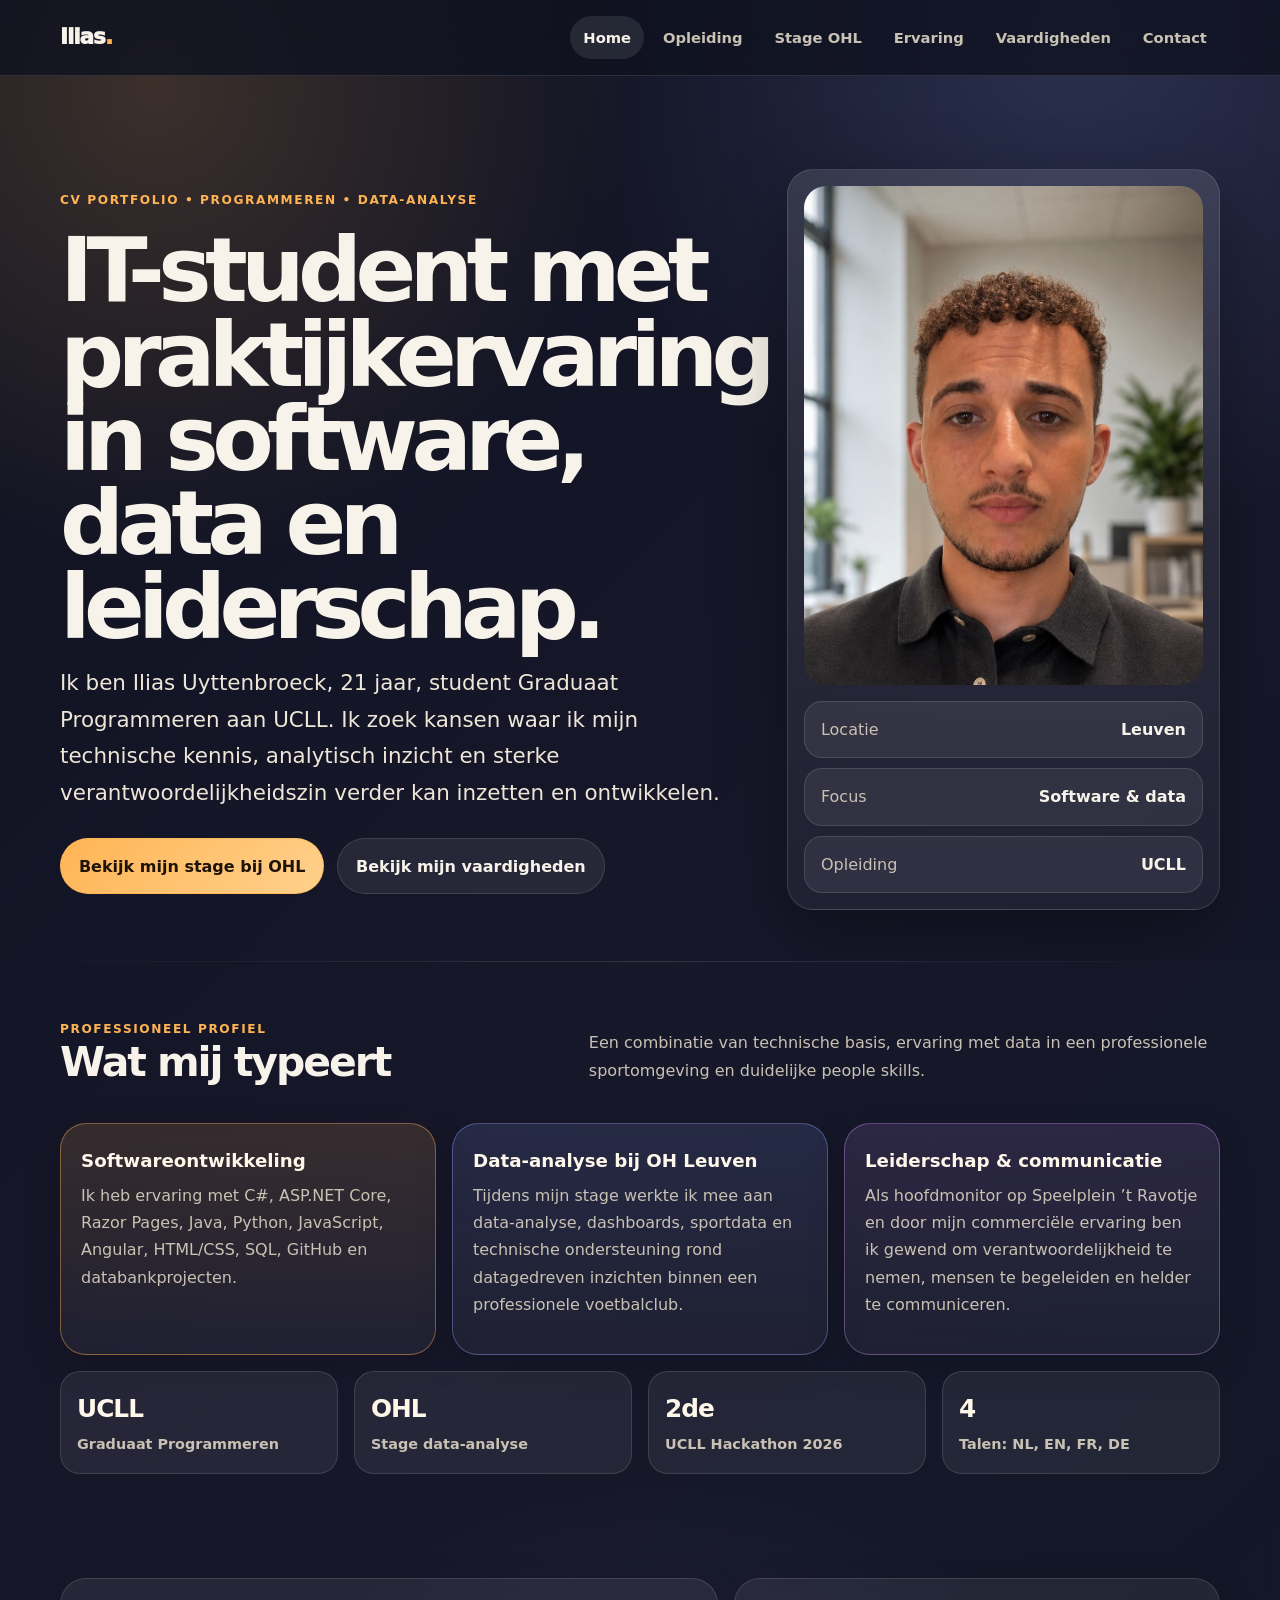
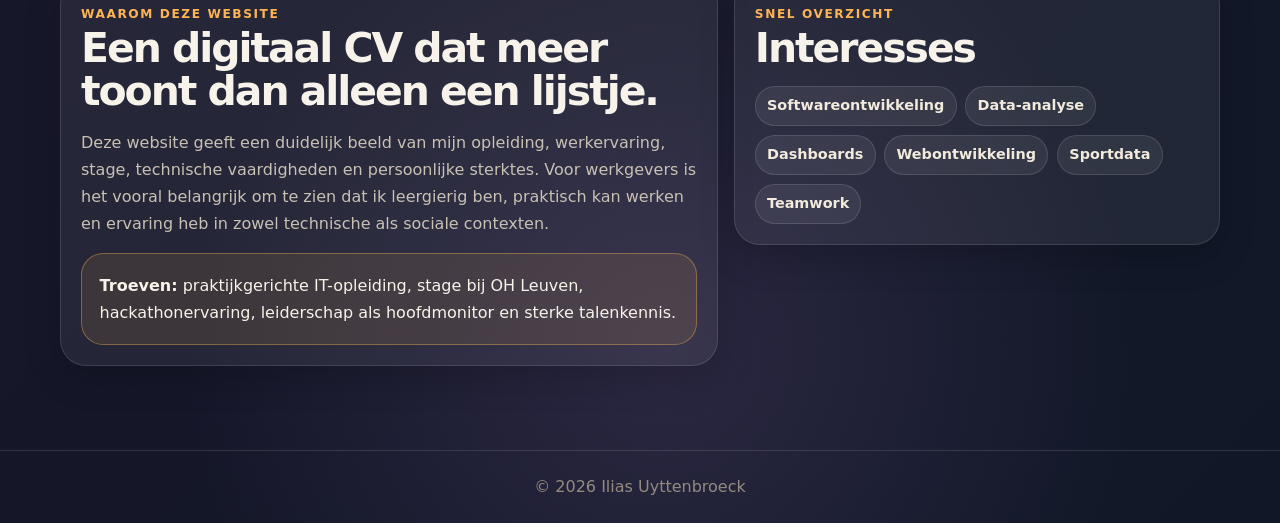
<file: index.html>
<!DOCTYPE html>
<html lang="nl">
<head>
  <meta charset="UTF-8">
  <meta name="viewport" content="width=device-width, initial-scale=1">
  <title>Ilias Uyttenbroeck | CV Portfolio</title>
  <meta name="description" content="Professioneel CV-portfolio van Ilias Uyttenbroeck: student programmeren, data-analyse, softwareontwikkeling en leiderschapservaring.">
  <link rel="stylesheet" href="styles/style.css">
  <script defer src="scripts/main.js"></script>
</head>
<body>
<header class="header"><div class="container header-inner"><a class="logo" href="index.html">Ilias<span>.</span></a><nav class="navbar" aria-label="Hoofdnavigatie"><ul><li><a href="index.html" aria-current="page">Home</a></li><li><a href="opleiding.html">Opleiding</a></li><li><a href="stage.html">Stage OHL</a></li><li><a href="ervaring.html">Ervaring</a></li><li><a href="vaardigheden.html">Vaardigheden</a></li><li><a href="contact.html">Contact</a></li></ul></nav></div></header>
<main>
  <section class="hero">
    <div class="container hero-grid">
      <div>
        <span class="kicker">CV portfolio • programmeren • data-analyse</span>
        <h1>IT-student met praktijkervaring in software, data en leiderschap.</h1>
        <p class="lead">Ik ben Ilias Uyttenbroeck, <span data-age></span> jaar, student Graduaat Programmeren aan UCLL. Ik zoek kansen waar ik mijn technische kennis, analytisch inzicht en sterke verantwoordelijkheidszin verder kan inzetten en ontwikkelen.</p>
        <div class="hero-actions">
          <a class="btn btn-primary" href="stage.html">Bekijk mijn stage bij OHL</a>
          <a class="btn btn-secondary" href="vaardigheden.html">Bekijk mijn vaardigheden</a>
        </div>
      </div>
      <aside class="profile-card" aria-label="Profiel van Ilias">
        <img class="profile-photo" src="img/selfieCV.jpeg" alt="Foto van Ilias Uyttenbroeck">
        <div class="profile-meta">
          <div class="meta-pill"><span>Locatie</span><strong>Leuven</strong></div>
          <div class="meta-pill"><span>Focus</span><strong>Software & data</strong></div>
          <div class="meta-pill"><span>Opleiding</span><strong>UCLL</strong></div>
        </div>
      </aside>
    </div>
  </section>

  <section class="section"><div class="container">
    <div class="section-head"><div><span class="kicker">Professioneel profiel</span><h2>Wat mij typeert</h2></div><p>Een combinatie van technische basis, ervaring met data in een professionele sportomgeving en duidelijke people skills.</p></div>
    <div class="card-grid">
      <article class="card highlight"><h3>Softwareontwikkeling</h3><p>Ik heb ervaring met C#, ASP.NET Core, Razor Pages, Java, Python, JavaScript, Angular, HTML/CSS, SQL, GitHub en databankprojecten.</p></article>
      <article class="card blue-card"><h3>Data-analyse bij OH Leuven</h3><p>Tijdens mijn stage werkte ik mee aan data-analyse, dashboards, sportdata en technische ondersteuning rond datagedreven inzichten binnen een professionele voetbalclub.</p></article>
      <article class="card purple-card"><h3>Leiderschap & communicatie</h3><p>Als hoofdmonitor op Speelplein ’t Ravotje en door mijn commerciële ervaring ben ik gewend om verantwoordelijkheid te nemen, mensen te begeleiden en helder te communiceren.</p></article>
    </div>
    <div class="stats">
      <div class="stat"><strong>UCLL</strong><span>Graduaat Programmeren</span></div>
      <div class="stat"><strong>OHL</strong><span>Stage data-analyse</span></div>
      <div class="stat"><strong>2de</strong><span>UCLL Hackathon 2026</span></div>
      <div class="stat"><strong>4</strong><span>Talen: NL, EN, FR, DE</span></div>
    </div>
  </div></section>

  <section class="section"><div class="container two-one">
    <article class="feature-panel">
      <span class="kicker">Waarom deze website</span>
      <h2>Een digitaal CV dat meer toont dan alleen een lijstje.</h2>
      <p>Deze website geeft een duidelijk beeld van mijn opleiding, werkervaring, stage, technische vaardigheden en persoonlijke sterktes. Voor werkgevers is het vooral belangrijk om te zien dat ik leergierig ben, praktisch kan werken en ervaring heb in zowel technische als sociale contexten.</p>
      <div class="callout"><strong>Troeven:</strong> praktijkgerichte IT-opleiding, stage bij OH Leuven, hackathonervaring, leiderschap als hoofdmonitor en sterke talenkennis.</div>
    </article>
    <article class="card">
      <span class="kicker">Snel overzicht</span>
      <h2>Interesses</h2>
      <ul class="tag-list"><li>Softwareontwikkeling</li><li>Data-analyse</li><li>Dashboards</li><li>Webontwikkeling</li><li>Sportdata</li><li>Teamwork</li></ul>
    </article>
  </div></section>
</main>
<footer class="footer"><div class="container">&copy; <span data-year></span> Ilias Uyttenbroeck</div></footer>
</body></html>
</file>
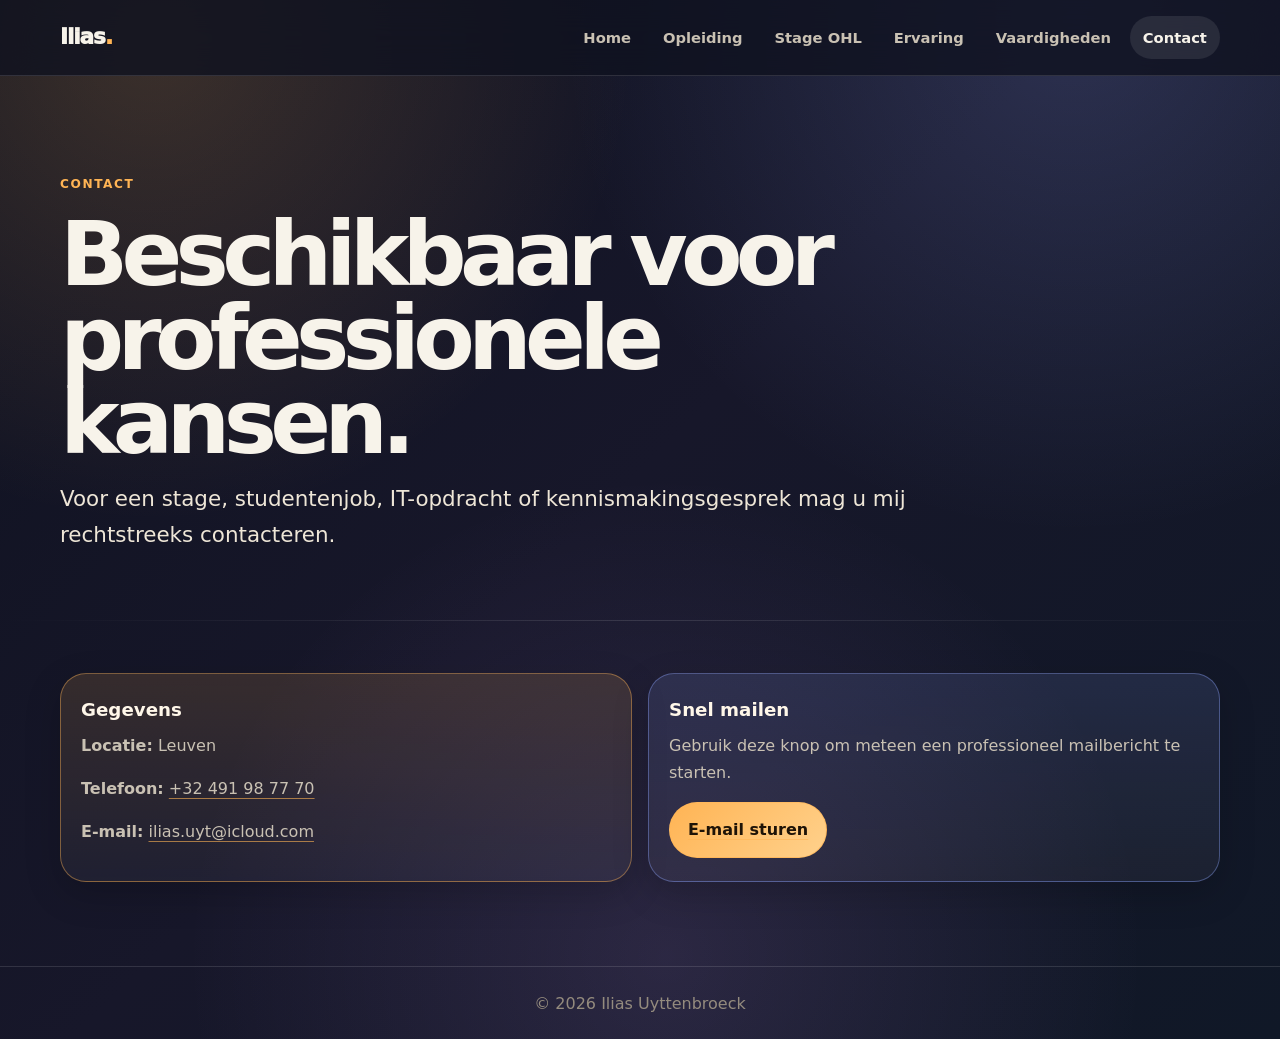
<file: contact.html>
<!DOCTYPE html>
<html lang="nl">
<head>
  <meta charset="UTF-8"><meta name="viewport" content="width=device-width, initial-scale=1">
  <title>Contact | Ilias Uyttenbroeck</title>
  <meta name="description" content="Contacteer Ilias Uyttenbroeck via e-mail of telefoon.">
  <link rel="stylesheet" href="styles/style.css"><script defer src="scripts/main.js"></script>
</head>
<body>
<header class="header"><div class="container header-inner"><a class="logo" href="index.html">Ilias<span>.</span></a><nav class="navbar" aria-label="Hoofdnavigatie"><ul><li><a href="index.html">Home</a></li><li><a href="opleiding.html">Opleiding</a></li><li><a href="stage.html">Stage OHL</a></li><li><a href="ervaring.html">Ervaring</a></li><li><a href="vaardigheden.html">Vaardigheden</a></li><li><a href="contact.html" aria-current="page">Contact</a></li></ul></nav></div></header>
<main>
  <section class="hero"><div class="container"><span class="kicker">Contact</span><h1 class="page-title">Beschikbaar voor professionele kansen.</h1><p class="lead">Voor een stage, studentenjob, IT-opdracht of kennismakingsgesprek mag u mij rechtstreeks contacteren.</p></div></section>
  <section class="section"><div class="container contact-grid">
      <article class="contact-card highlight"><h3>Gegevens</h3><p><strong>Locatie:</strong> Leuven</p><p><strong>Telefoon:</strong> <a href="tel:+32491987770">+32 491 98 77 70</a></p><p><strong>E-mail:</strong> <a href="mailto:ilias.uyt@icloud.com">ilias.uyt@icloud.com</a></p></article>
      <article class="contact-card blue-card"><h3>Snel mailen</h3><p>Gebruik deze knop om meteen een professioneel mailbericht te starten.</p><a class="btn btn-primary" href="mailto:ilias.uyt@icloud.com?subject=Contact%20via%20portfolio%20website&body=Beste%20Ilias%2C%0D%0A%0D%0AIk%20contacteer%20u%20graag%20in%20verband%20met%20...%0D%0A%0D%0AVriendelijke%20groeten%2C">E-mail sturen</a></article>
  </div></section>
</main>
<footer class="footer"><div class="container">&copy; <span data-year></span> Ilias Uyttenbroeck</div></footer>
</body></html>
</file>
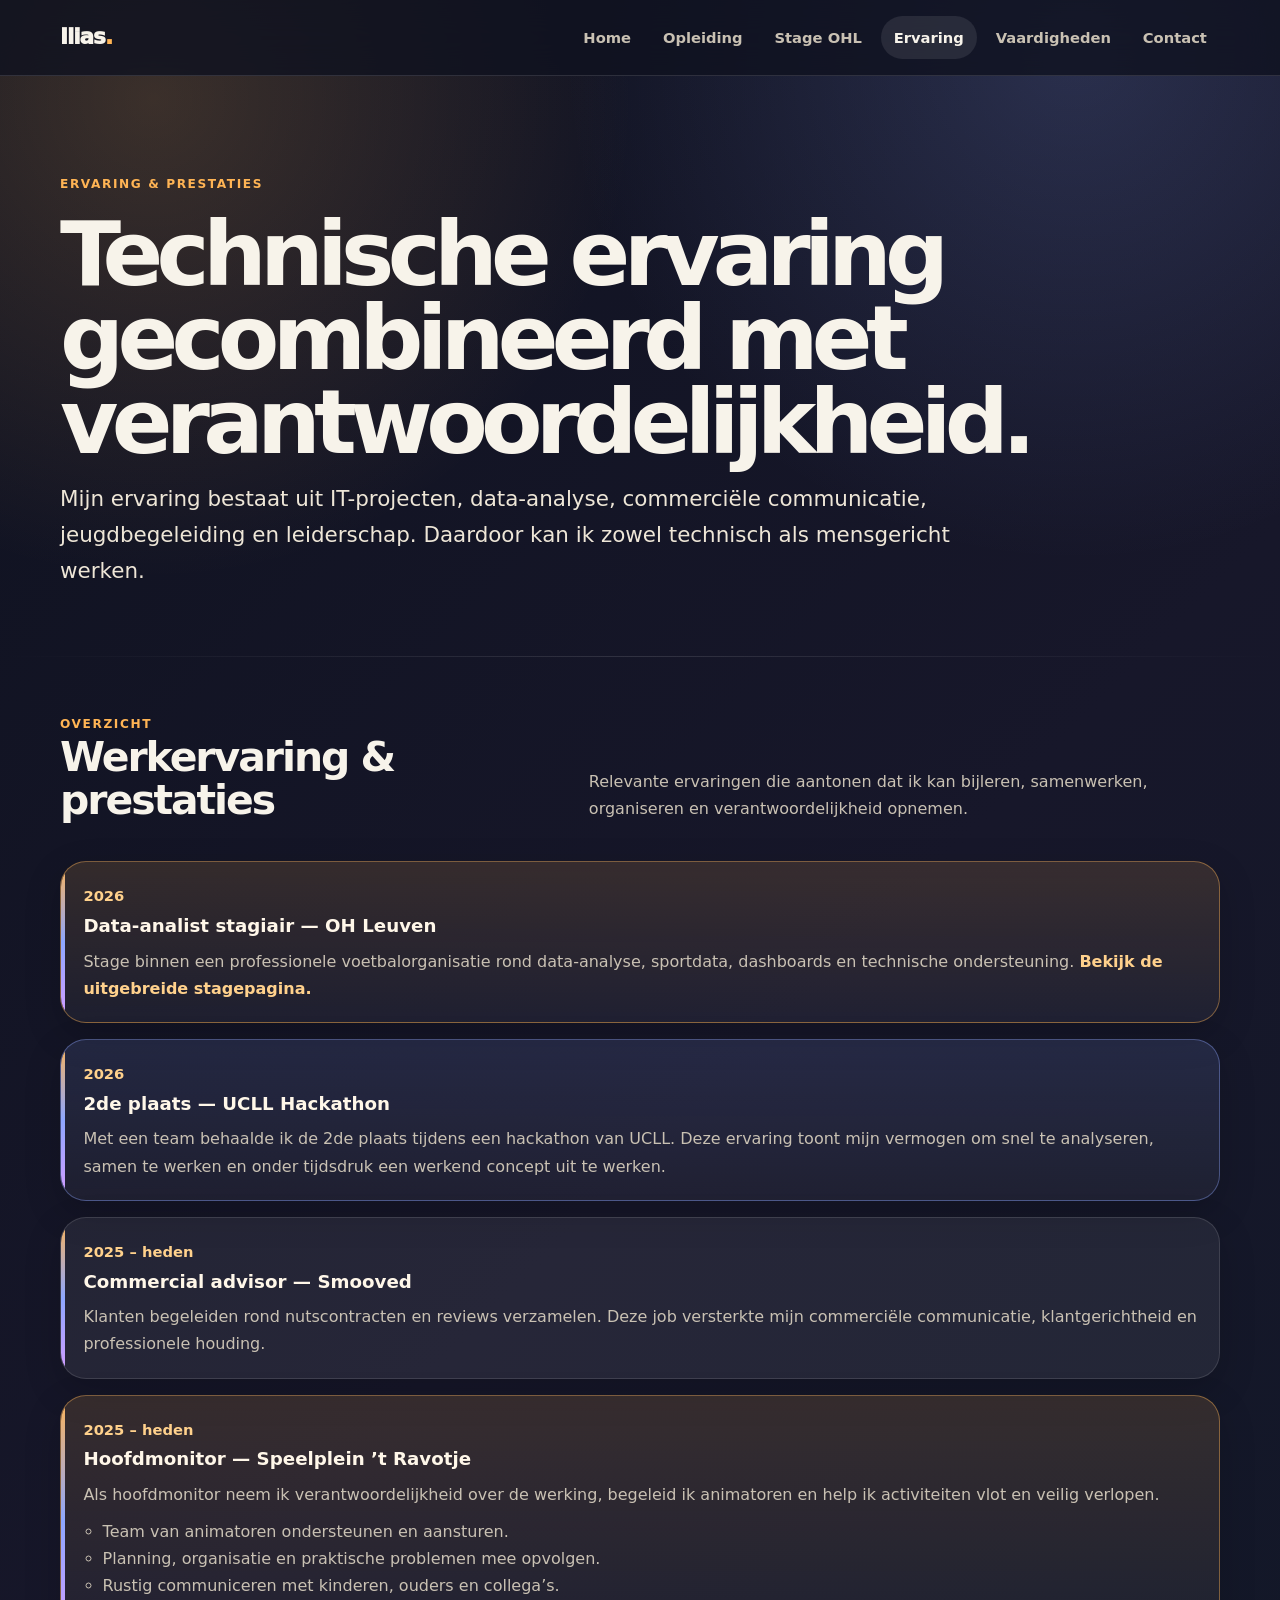
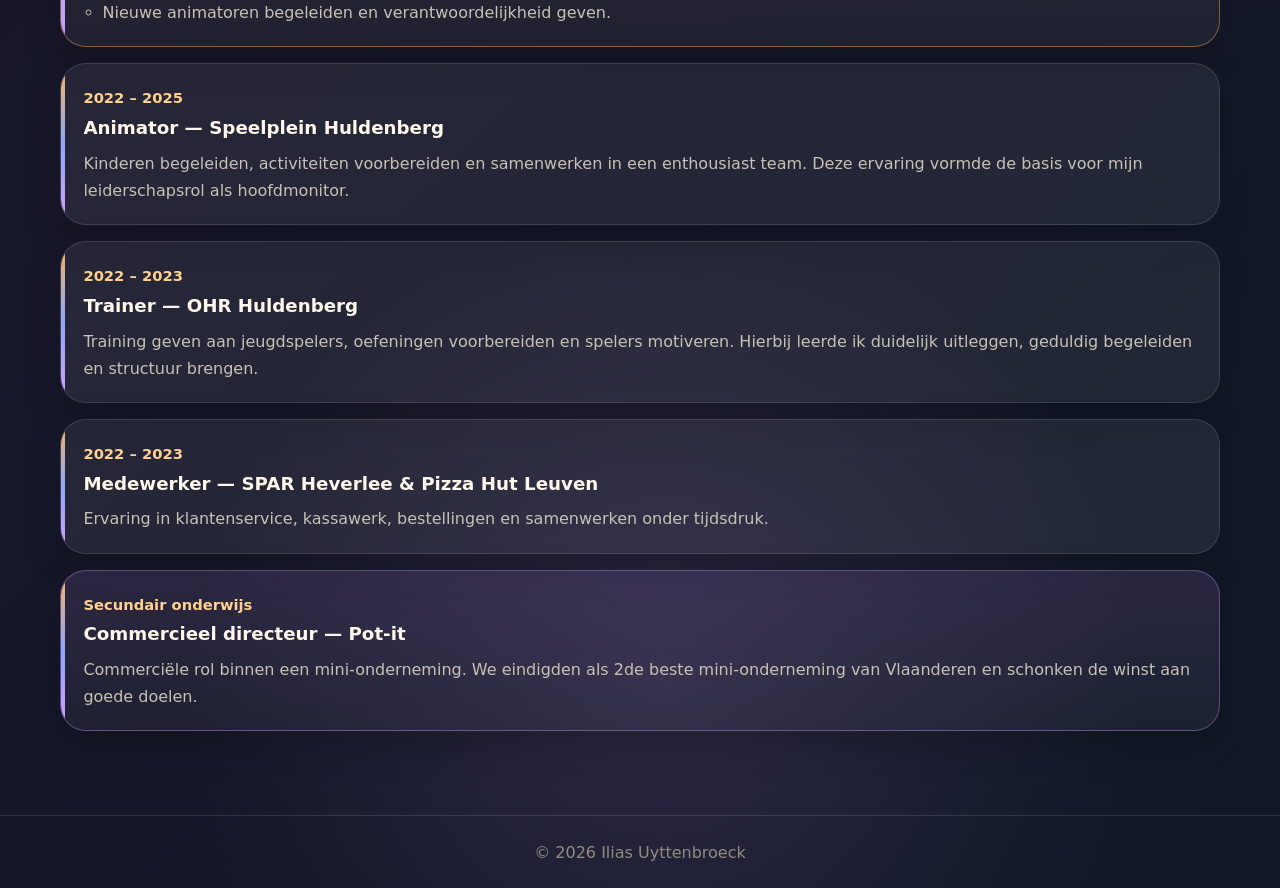
<file: ervaring.html>
<!DOCTYPE html>
<html lang="nl">
<head>
  <meta charset="UTF-8"><meta name="viewport" content="width=device-width, initial-scale=1">
  <title>Ervaring | Ilias Uyttenbroeck</title>
  <meta name="description" content="Werkervaring, projecten en prestaties van Ilias Uyttenbroeck.">
  <link rel="stylesheet" href="styles/style.css"><script defer src="scripts/main.js"></script>
</head>
<body>
<header class="header"><div class="container header-inner"><a class="logo" href="index.html">Ilias<span>.</span></a><nav class="navbar" aria-label="Hoofdnavigatie"><ul><li><a href="index.html">Home</a></li><li><a href="opleiding.html">Opleiding</a></li><li><a href="stage.html">Stage OHL</a></li><li><a href="ervaring.html" aria-current="page">Ervaring</a></li><li><a href="vaardigheden.html">Vaardigheden</a></li><li><a href="contact.html">Contact</a></li></ul></nav></div></header>
<main>
  <section class="hero"><div class="container"><span class="kicker">Ervaring & prestaties</span><h1 class="page-title">Technische ervaring gecombineerd met verantwoordelijkheid.</h1><p class="lead">Mijn ervaring bestaat uit IT-projecten, data-analyse, commerciële communicatie, jeugdbegeleiding en leiderschap. Daardoor kan ik zowel technisch als mensgericht werken.</p></div></section>
  <section class="section"><div class="container">
    <div class="section-head"><div><span class="kicker">Overzicht</span><h2>Werkervaring & prestaties</h2></div><p>Relevante ervaringen die aantonen dat ik kan bijleren, samenwerken, organiseren en verantwoordelijkheid opnemen.</p></div>
    <ul class="timeline">
      <li class="timeline-item highlight"><time>2026</time><h3>Data-analist stagiair — OH Leuven</h3><p>Stage binnen een professionele voetbalorganisatie rond data-analyse, sportdata, dashboards en technische ondersteuning. <a href="stage.html"><strong>Bekijk de uitgebreide stagepagina.</strong></a></p></li>
      <li class="timeline-item blue-card"><time>2026</time><h3>2de plaats — UCLL Hackathon</h3><p>Met een team behaalde ik de 2de plaats tijdens een hackathon van UCLL. Deze ervaring toont mijn vermogen om snel te analyseren, samen te werken en onder tijdsdruk een werkend concept uit te werken.</p></li>
      <li class="timeline-item"><time>2025 – heden</time><h3>Commercial advisor — Smooved</h3><p>Klanten begeleiden rond nutscontracten en reviews verzamelen. Deze job versterkte mijn commerciële communicatie, klantgerichtheid en professionele houding.</p></li>
      <li class="timeline-item highlight"><time>2025 – heden</time><h3>Hoofdmonitor — Speelplein ’t Ravotje</h3><p>Als hoofdmonitor neem ik verantwoordelijkheid over de werking, begeleid ik animatoren en help ik activiteiten vlot en veilig verlopen.</p><ul><li>Team van animatoren ondersteunen en aansturen.</li><li>Planning, organisatie en praktische problemen mee opvolgen.</li><li>Rustig communiceren met kinderen, ouders en collega’s.</li><li>Nieuwe animatoren begeleiden en verantwoordelijkheid geven.</li></ul></li>
      <li class="timeline-item"><time>2022 – 2025</time><h3>Animator — Speelplein Huldenberg</h3><p>Kinderen begeleiden, activiteiten voorbereiden en samenwerken in een enthousiast team. Deze ervaring vormde de basis voor mijn leiderschapsrol als hoofdmonitor.</p></li>
      <li class="timeline-item"><time>2022 – 2023</time><h3>Trainer — OHR Huldenberg</h3><p>Training geven aan jeugdspelers, oefeningen voorbereiden en spelers motiveren. Hierbij leerde ik duidelijk uitleggen, geduldig begeleiden en structuur brengen.</p></li>
      <li class="timeline-item"><time>2022 – 2023</time><h3>Medewerker — SPAR Heverlee & Pizza Hut Leuven</h3><p>Ervaring in klantenservice, kassawerk, bestellingen en samenwerken onder tijdsdruk.</p></li>
      <li class="timeline-item purple-card"><time>Secundair onderwijs</time><h3>Commercieel directeur — Pot-it</h3><p>Commerciële rol binnen een mini-onderneming. We eindigden als 2de beste mini-onderneming van Vlaanderen en schonken de winst aan goede doelen.</p></li>
    </ul>
  </div></section>
</main>
<footer class="footer"><div class="container">&copy; <span data-year></span> Ilias Uyttenbroeck</div></footer>
</body></html>
</file>
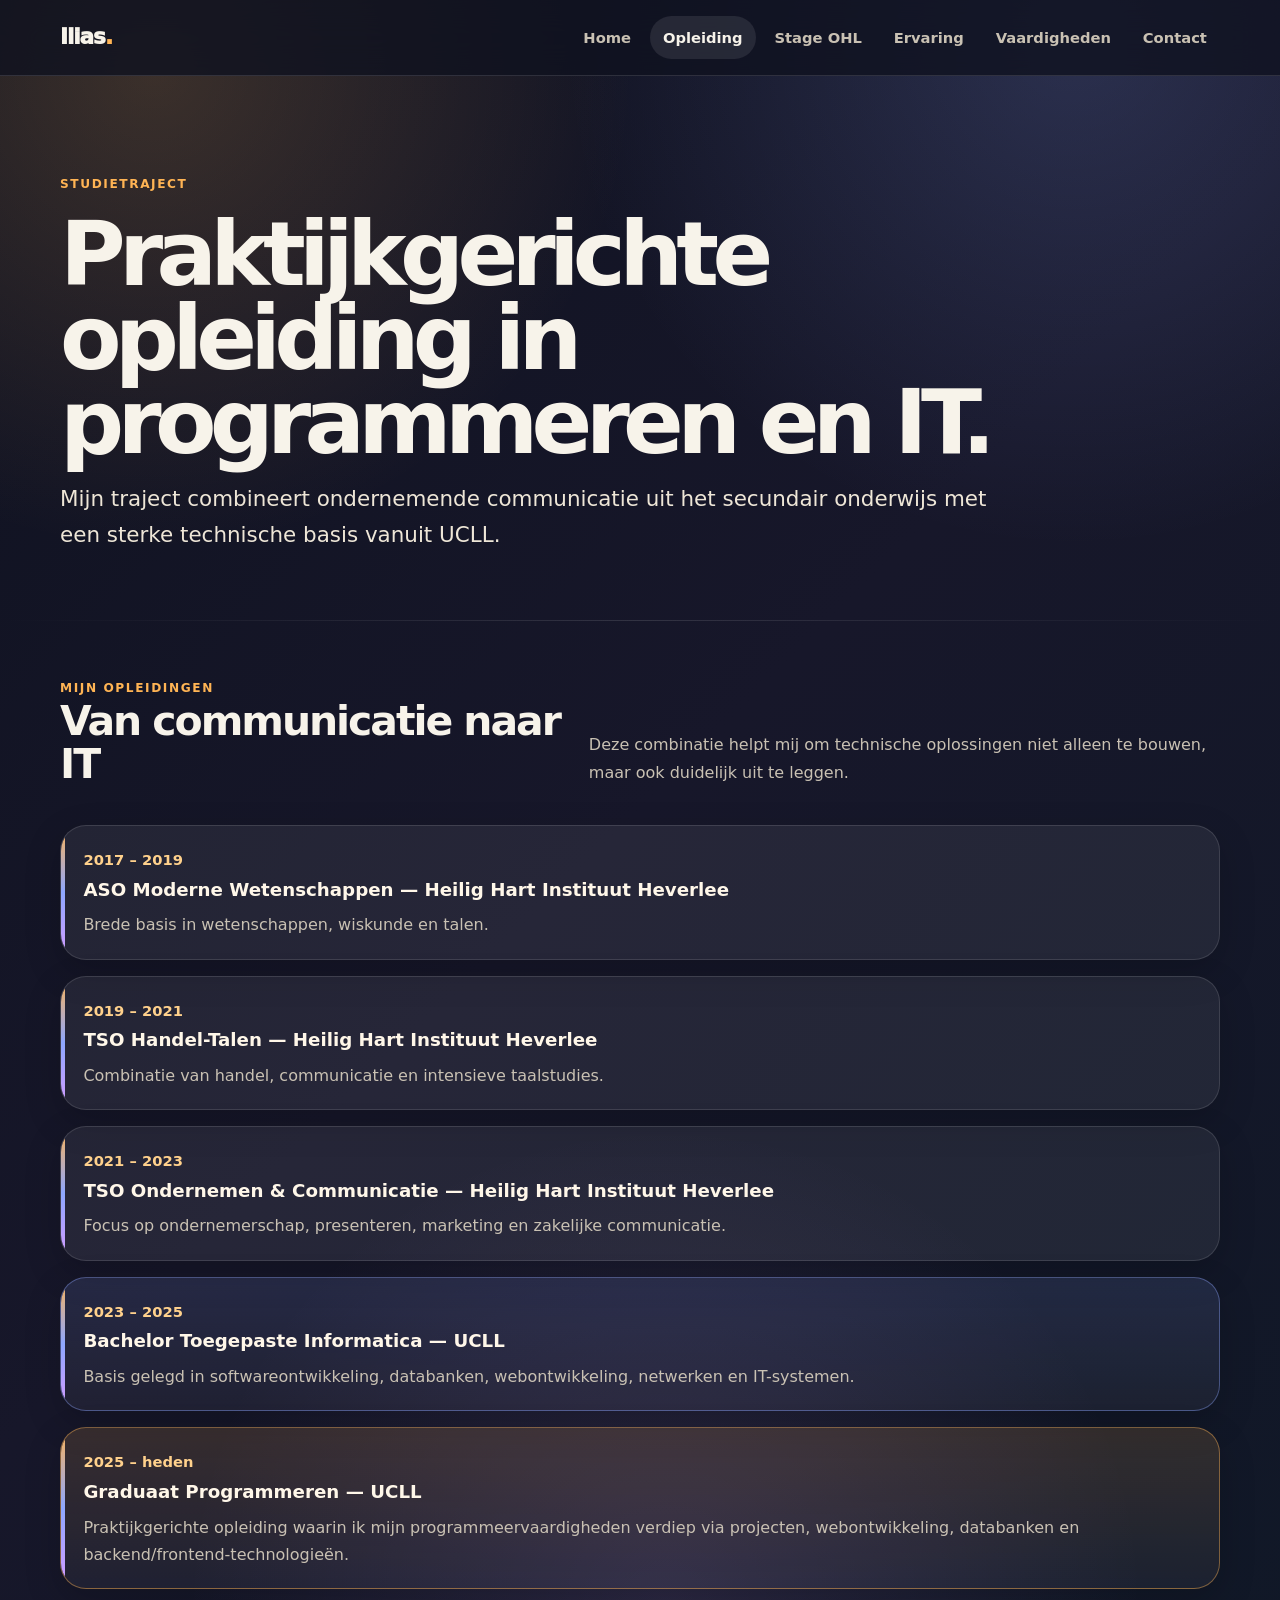
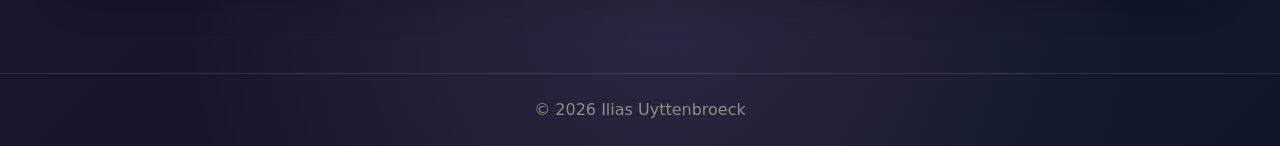
<file: opleiding.html>
<!DOCTYPE html>
<html lang="nl">
<head>
  <meta charset="UTF-8"><meta name="viewport" content="width=device-width, initial-scale=1">
  <title>Opleiding | Ilias Uyttenbroeck</title>
  <meta name="description" content="Opleiding en studietraject van Ilias Uyttenbroeck.">
  <link rel="stylesheet" href="styles/style.css"><script defer src="scripts/main.js"></script>
</head>
<body>
<header class="header"><div class="container header-inner"><a class="logo" href="index.html">Ilias<span>.</span></a><nav class="navbar" aria-label="Hoofdnavigatie"><ul><li><a href="index.html">Home</a></li><li><a href="opleiding.html" aria-current="page">Opleiding</a></li><li><a href="stage.html">Stage OHL</a></li><li><a href="ervaring.html">Ervaring</a></li><li><a href="vaardigheden.html">Vaardigheden</a></li><li><a href="contact.html">Contact</a></li></ul></nav></div></header>
<main>
  <section class="hero"><div class="container"><span class="kicker">Studietraject</span><h1 class="page-title">Praktijkgerichte opleiding in programmeren en IT.</h1><p class="lead">Mijn traject combineert ondernemende communicatie uit het secundair onderwijs met een sterke technische basis vanuit UCLL.</p></div></section>
  <section class="section"><div class="container">
    <div class="section-head"><div><span class="kicker">Mijn opleidingen</span><h2>Van communicatie naar IT</h2></div><p>Deze combinatie helpt mij om technische oplossingen niet alleen te bouwen, maar ook duidelijk uit te leggen.</p></div>
    <ul class="timeline">
      <li class="timeline-item"><time>2017 – 2019</time><h3>ASO Moderne Wetenschappen — Heilig Hart Instituut Heverlee</h3><p>Brede basis in wetenschappen, wiskunde en talen.</p></li>
      <li class="timeline-item"><time>2019 – 2021</time><h3>TSO Handel-Talen — Heilig Hart Instituut Heverlee</h3><p>Combinatie van handel, communicatie en intensieve taalstudies.</p></li>
      <li class="timeline-item"><time>2021 – 2023</time><h3>TSO Ondernemen & Communicatie — Heilig Hart Instituut Heverlee</h3><p>Focus op ondernemerschap, presenteren, marketing en zakelijke communicatie.</p></li>
      <li class="timeline-item blue-card"><time>2023 – 2025</time><h3>Bachelor Toegepaste Informatica — UCLL</h3><p>Basis gelegd in softwareontwikkeling, databanken, webontwikkeling, netwerken en IT-systemen.</p></li>
      <li class="timeline-item highlight"><time>2025 – heden</time><h3>Graduaat Programmeren — UCLL</h3><p>Praktijkgerichte opleiding waarin ik mijn programmeervaardigheden verdiep via projecten, webontwikkeling, databanken en backend/frontend-technologieën.</p></li>
    </ul>
  </div></section>
</main>
<footer class="footer"><div class="container">&copy; <span data-year></span> Ilias Uyttenbroeck</div></footer>
</body></html>
</file>
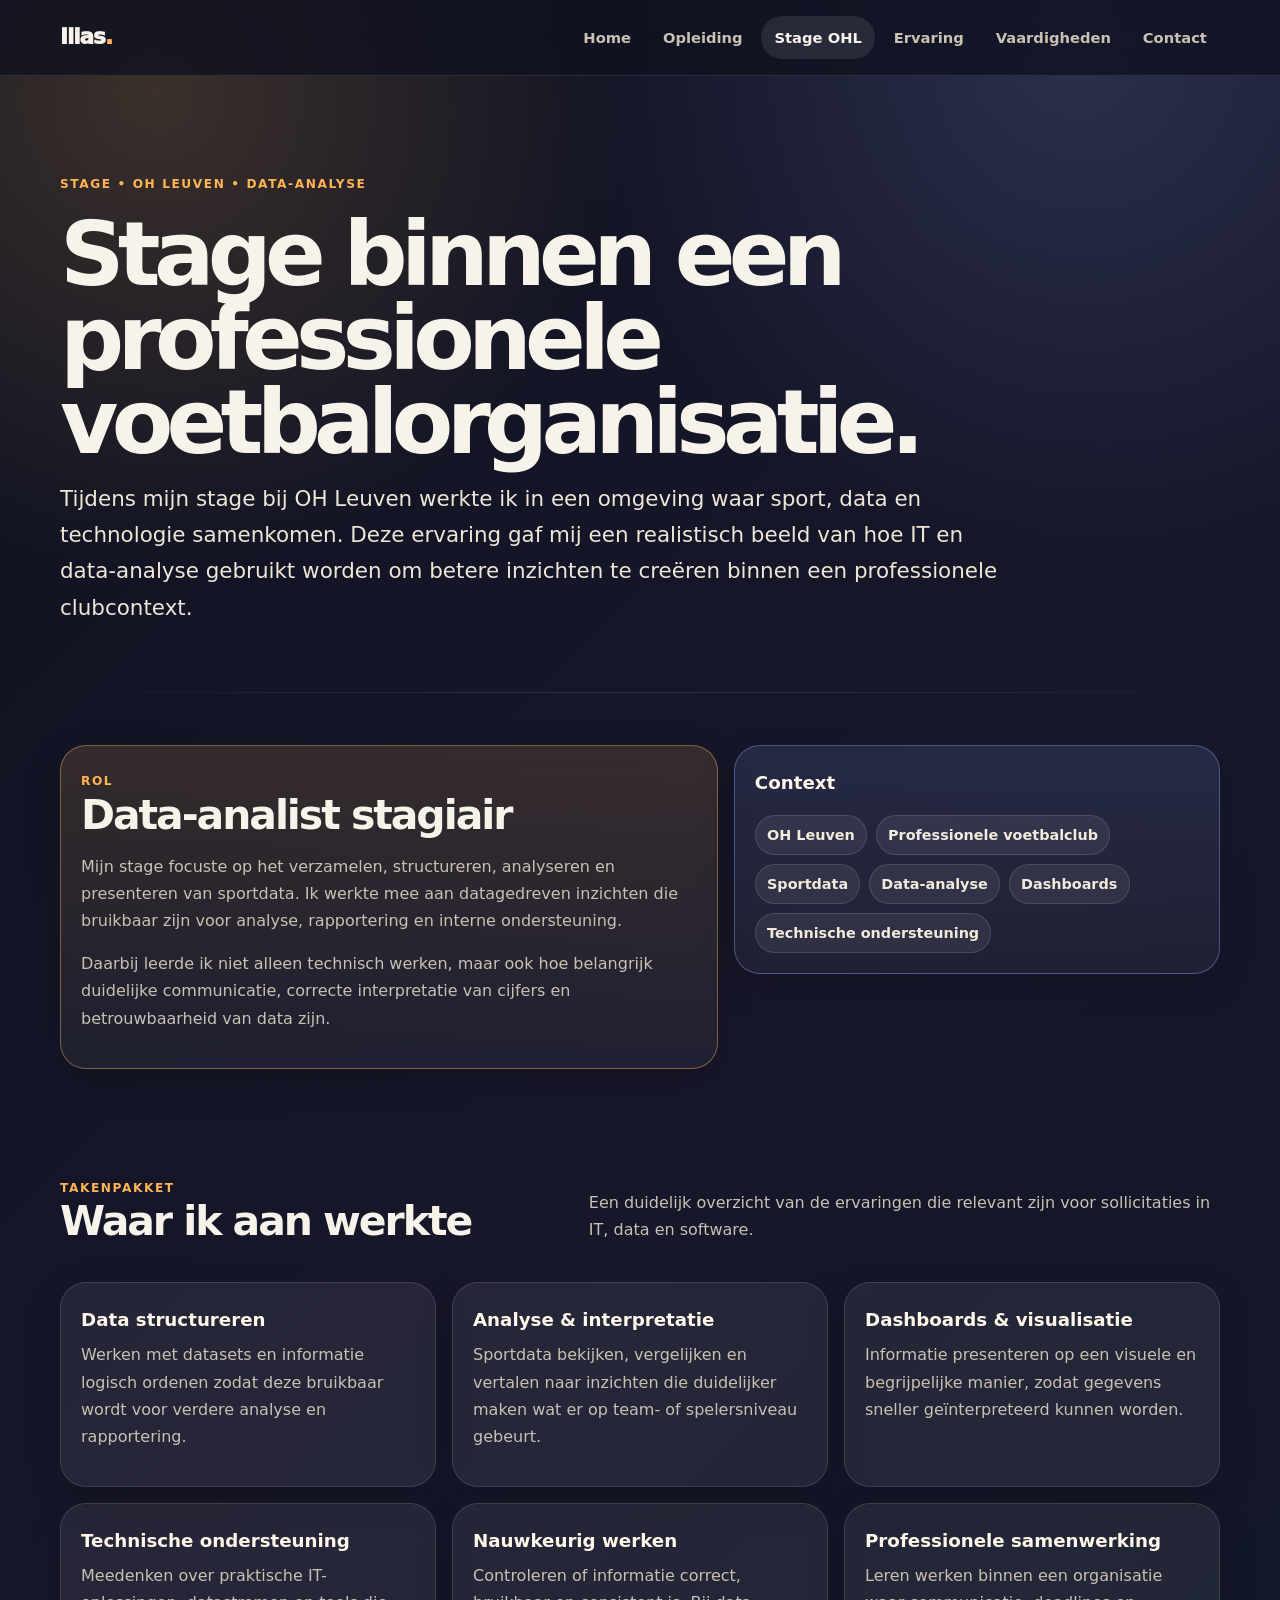
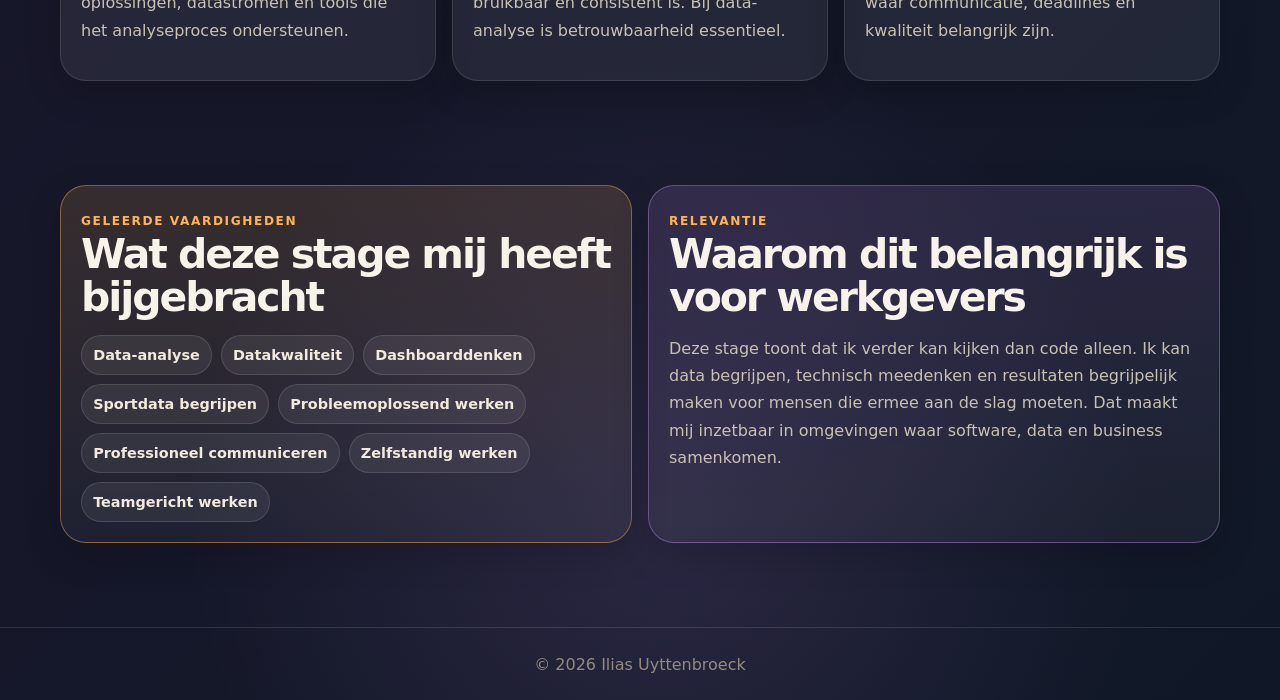
<file: stage.html>
<!DOCTYPE html>
<html lang="nl">
<head>
  <meta charset="UTF-8"><meta name="viewport" content="width=device-width, initial-scale=1">
  <title>Stage bij OH Leuven | Ilias Uyttenbroeck</title>
  <meta name="description" content="Uitgebreide uitleg over de stage van Ilias Uyttenbroeck bij OH Leuven als data-analist stagiair.">
  <link rel="stylesheet" href="styles/style.css"><script defer src="scripts/main.js"></script>
</head>
<body>
<header class="header"><div class="container header-inner"><a class="logo" href="index.html">Ilias<span>.</span></a><nav class="navbar" aria-label="Hoofdnavigatie"><ul><li><a href="index.html">Home</a></li><li><a href="opleiding.html">Opleiding</a></li><li><a href="stage.html" aria-current="page">Stage OHL</a></li><li><a href="ervaring.html">Ervaring</a></li><li><a href="vaardigheden.html">Vaardigheden</a></li><li><a href="contact.html">Contact</a></li></ul></nav></div></header>
<main>
  <section class="hero"><div class="container">
    <span class="kicker">Stage • OH Leuven • data-analyse</span>
    <h1 class="page-title">Stage binnen een professionele voetbalorganisatie.</h1>
    <p class="lead">Tijdens mijn stage bij OH Leuven werkte ik in een omgeving waar sport, data en technologie samenkomen. Deze ervaring gaf mij een realistisch beeld van hoe IT en data-analyse gebruikt worden om betere inzichten te creëren binnen een professionele clubcontext.</p>
  </div></section>

  <section class="section"><div class="container two-one">
    <article class="feature-panel highlight">
      <span class="kicker">Rol</span>
      <h2>Data-analist stagiair</h2>
      <p>Mijn stage focuste op het verzamelen, structureren, analyseren en presenteren van sportdata. Ik werkte mee aan datagedreven inzichten die bruikbaar zijn voor analyse, rapportering en interne ondersteuning.</p>
      <p>Daarbij leerde ik niet alleen technisch werken, maar ook hoe belangrijk duidelijke communicatie, correcte interpretatie van cijfers en betrouwbaarheid van data zijn.</p>
    </article>
    <aside class="card blue-card">
      <h3>Context</h3>
      <ul class="tag-list"><li>OH Leuven</li><li>Professionele voetbalclub</li><li>Sportdata</li><li>Data-analyse</li><li>Dashboards</li><li>Technische ondersteuning</li></ul>
    </aside>
  </div></section>

  <section class="section"><div class="container">
    <div class="section-head"><div><span class="kicker">Takenpakket</span><h2>Waar ik aan werkte</h2></div><p>Een duidelijk overzicht van de ervaringen die relevant zijn voor sollicitaties in IT, data en software.</p></div>
    <div class="card-grid">
      <article class="card"><h3>Data structureren</h3><p>Werken met datasets en informatie logisch ordenen zodat deze bruikbaar wordt voor verdere analyse en rapportering.</p></article>
      <article class="card"><h3>Analyse & interpretatie</h3><p>Sportdata bekijken, vergelijken en vertalen naar inzichten die duidelijker maken wat er op team- of spelersniveau gebeurt.</p></article>
      <article class="card"><h3>Dashboards & visualisatie</h3><p>Informatie presenteren op een visuele en begrijpelijke manier, zodat gegevens sneller geïnterpreteerd kunnen worden.</p></article>
      <article class="card"><h3>Technische ondersteuning</h3><p>Meedenken over praktische IT-oplossingen, datastromen en tools die het analyseproces ondersteunen.</p></article>
      <article class="card"><h3>Nauwkeurig werken</h3><p>Controleren of informatie correct, bruikbaar en consistent is. Bij data-analyse is betrouwbaarheid essentieel.</p></article>
      <article class="card"><h3>Professionele samenwerking</h3><p>Leren werken binnen een organisatie waar communicatie, deadlines en kwaliteit belangrijk zijn.</p></article>
    </div>
  </div></section>

  <section class="section"><div class="container split">
    <article class="card highlight"><span class="kicker">Geleerde vaardigheden</span><h2>Wat deze stage mij heeft bijgebracht</h2><ul class="tag-list"><li>Data-analyse</li><li>Datakwaliteit</li><li>Dashboarddenken</li><li>Sportdata begrijpen</li><li>Probleemoplossend werken</li><li>Professioneel communiceren</li><li>Zelfstandig werken</li><li>Teamgericht werken</li></ul></article>
    <article class="card purple-card"><span class="kicker">Relevantie</span><h2>Waarom dit belangrijk is voor werkgevers</h2><p>Deze stage toont dat ik verder kan kijken dan code alleen. Ik kan data begrijpen, technisch meedenken en resultaten begrijpelijk maken voor mensen die ermee aan de slag moeten. Dat maakt mij inzetbaar in omgevingen waar software, data en business samenkomen.</p></article>
  </div></section>
</main>
<footer class="footer"><div class="container">&copy; <span data-year></span> Ilias Uyttenbroeck</div></footer>
</body></html>
</file>
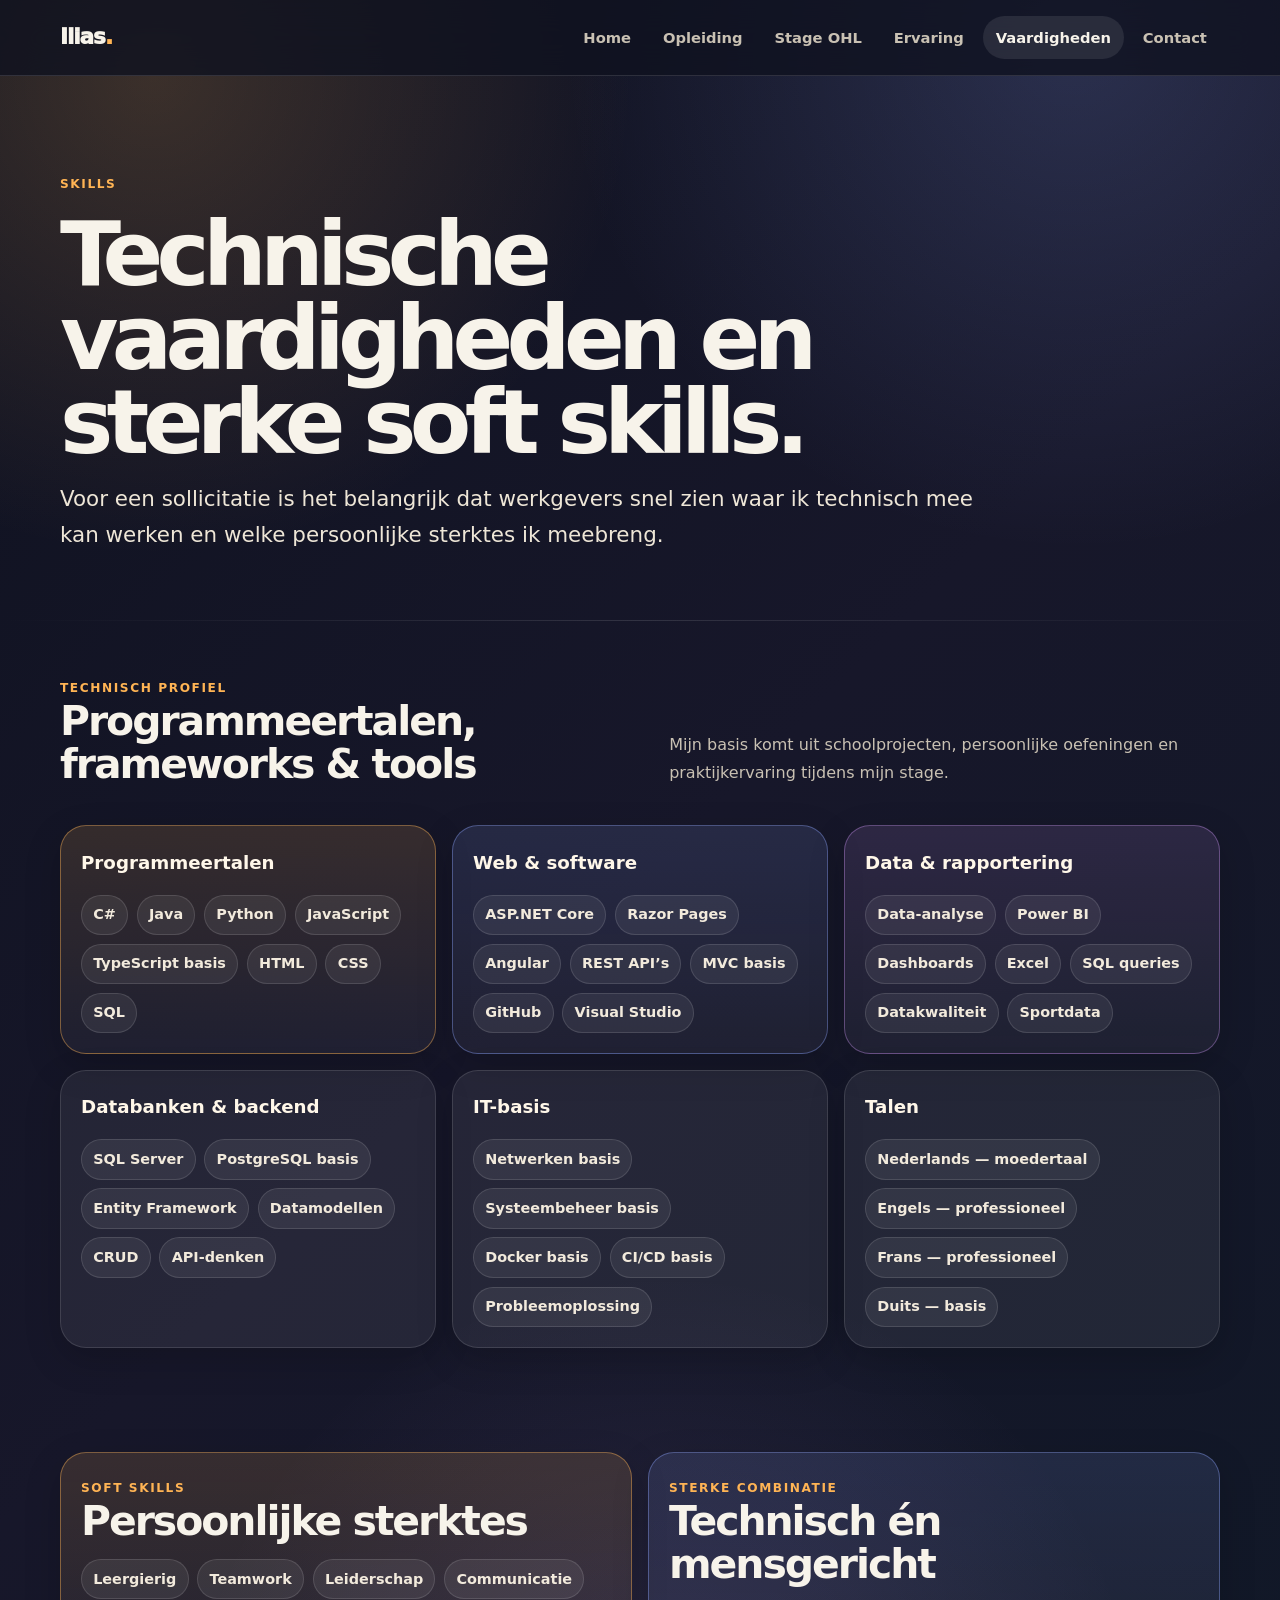
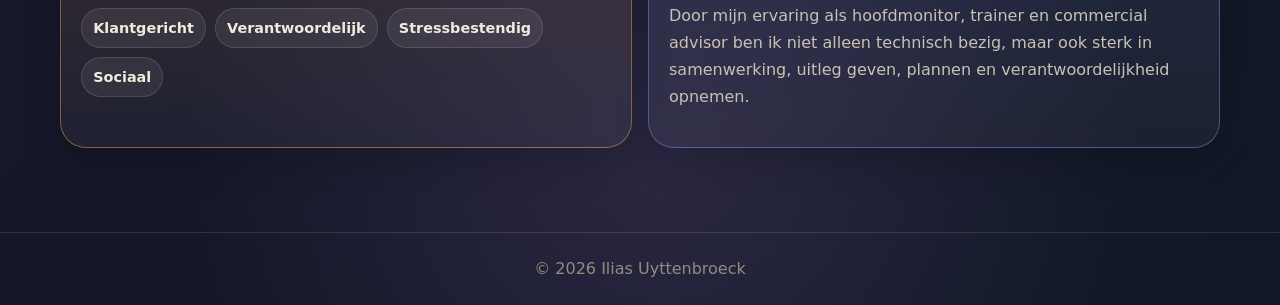
<file: vaardigheden.html>
<!DOCTYPE html>
<html lang="nl">
<head>
  <meta charset="UTF-8"><meta name="viewport" content="width=device-width, initial-scale=1">
  <title>Vaardigheden | Ilias Uyttenbroeck</title>
  <meta name="description" content="Technische vaardigheden en soft skills van Ilias Uyttenbroeck.">
  <link rel="stylesheet" href="styles/style.css"><script defer src="scripts/main.js"></script>
</head>
<body>
<header class="header"><div class="container header-inner"><a class="logo" href="index.html">Ilias<span>.</span></a><nav class="navbar" aria-label="Hoofdnavigatie"><ul><li><a href="index.html">Home</a></li><li><a href="opleiding.html">Opleiding</a></li><li><a href="stage.html">Stage OHL</a></li><li><a href="ervaring.html">Ervaring</a></li><li><a href="vaardigheden.html" aria-current="page">Vaardigheden</a></li><li><a href="contact.html">Contact</a></li></ul></nav></div></header>
<main>
  <section class="hero"><div class="container"><span class="kicker">Skills</span><h1 class="page-title">Technische vaardigheden en sterke soft skills.</h1><p class="lead">Voor een sollicitatie is het belangrijk dat werkgevers snel zien waar ik technisch mee kan werken en welke persoonlijke sterktes ik meebreng.</p></div></section>
  <section class="section"><div class="container">
    <div class="section-head"><div><span class="kicker">Technisch profiel</span><h2>Programmeertalen, frameworks & tools</h2></div><p>Mijn basis komt uit schoolprojecten, persoonlijke oefeningen en praktijkervaring tijdens mijn stage.</p></div>
    <div class="card-grid">
      <article class="card highlight"><h3>Programmeertalen</h3><ul class="tag-list"><li>C#</li><li>Java</li><li>Python</li><li>JavaScript</li><li>TypeScript basis</li><li>HTML</li><li>CSS</li><li>SQL</li></ul></article>
      <article class="card blue-card"><h3>Web & software</h3><ul class="tag-list"><li>ASP.NET Core</li><li>Razor Pages</li><li>Angular</li><li>REST API’s</li><li>MVC basis</li><li>GitHub</li><li>Visual Studio</li></ul></article>
      <article class="card purple-card"><h3>Data & rapportering</h3><ul class="tag-list"><li>Data-analyse</li><li>Power BI</li><li>Dashboards</li><li>Excel</li><li>SQL queries</li><li>Datakwaliteit</li><li>Sportdata</li></ul></article>
      <article class="card"><h3>Databanken & backend</h3><ul class="tag-list"><li>SQL Server</li><li>PostgreSQL basis</li><li>Entity Framework</li><li>Datamodellen</li><li>CRUD</li><li>API-denken</li></ul></article>
      <article class="card"><h3>IT-basis</h3><ul class="tag-list"><li>Netwerken basis</li><li>Systeembeheer basis</li><li>Docker basis</li><li>CI/CD basis</li><li>Probleemoplossing</li></ul></article>
      <article class="card"><h3>Talen</h3><ul class="tag-list"><li>Nederlands — moedertaal</li><li>Engels — professioneel</li><li>Frans — professioneel</li><li>Duits — basis</li></ul></article>
    </div>
  </div></section>
  <section class="section"><div class="container split">
    <article class="card highlight"><span class="kicker">Soft skills</span><h2>Persoonlijke sterktes</h2><ul class="tag-list"><li>Leergierig</li><li>Teamwork</li><li>Leiderschap</li><li>Communicatie</li><li>Klantgericht</li><li>Verantwoordelijk</li><li>Stressbestendig</li><li>Sociaal</li></ul></article>
    <article class="card blue-card"><span class="kicker">Sterke combinatie</span><h2>Technisch én mensgericht</h2><p>Door mijn ervaring als hoofdmonitor, trainer en commercial advisor ben ik niet alleen technisch bezig, maar ook sterk in samenwerking, uitleg geven, plannen en verantwoordelijkheid opnemen.</p></article>
  </div></section>
</main>
<footer class="footer"><div class="container">&copy; <span data-year></span> Ilias Uyttenbroeck</div></footer>
</body></html>
</file>
<file: styles/style.css>
:root{
  --bg:#0f1220;
  --bg-2:#151829;
  --surface:#1b2035;
  --surface-2:#222842;
  --surface-glass:rgba(255,255,255,.065);
  --text:#f7f3ea;
  --muted:#c9c1b3;
  --muted-2:#948b7e;
  --line:rgba(255,255,255,.12);
  --accent:#ffb454;
  --accent-2:#8ea7ff;
  --accent-3:#d69cff;
  --accent-dark:#3a2610;
  --shadow:0 24px 70px rgba(0,0,0,.34);
  --radius:26px;
}

*{box-sizing:border-box}
html{scroll-behavior:smooth}
body{
  margin:0;
  font-family:Inter, ui-sans-serif, system-ui, -apple-system, BlinkMacSystemFont, "Segoe UI", sans-serif;
  color:var(--text);
  background:
    radial-gradient(circle at 12% 4%, rgba(255,180,84,.18), transparent 30rem),
    radial-gradient(circle at 84% 2%, rgba(142,167,255,.18), transparent 32rem),
    radial-gradient(circle at 52% 92%, rgba(214,156,255,.12), transparent 30rem),
    linear-gradient(135deg,#0f1220 0%,#17172a 48%,#101827 100%);
  line-height:1.7;
  min-height:100vh;
}

a{color:inherit;text-decoration:none}
img{max-width:100%;display:block}
.container{width:min(1160px,92vw);margin-inline:auto}

.header{
  position:sticky;top:0;z-index:20;
  backdrop-filter:blur(18px);
  background:rgba(15,18,32,.80);
  border-bottom:1px solid var(--line);
}
.header-inner{display:flex;align-items:center;justify-content:space-between;gap:1rem;padding:1rem 0}
.logo{font-weight:950;letter-spacing:-.05em;font-size:1.35rem}
.logo span{color:var(--accent)}
.navbar ul{display:flex;gap:.35rem;list-style:none;margin:0;padding:0;flex-wrap:wrap;justify-content:flex-end}
.navbar a{display:inline-flex;padding:.56rem .82rem;border-radius:999px;color:var(--muted);font-weight:750;font-size:.92rem}
.navbar a:hover,.navbar a[aria-current="page"]{background:rgba(255,255,255,.09);color:var(--text)}

.hero{padding:5.8rem 0 3.2rem;position:relative;overflow:hidden}
.hero::after{content:"";position:absolute;inset:auto 0 0 0;height:1px;background:linear-gradient(90deg,transparent,var(--line),transparent)}
.hero-grid{display:grid;grid-template-columns:1.23fr .77fr;gap:2.2rem;align-items:center}
.kicker{display:inline-flex;gap:.5rem;align-items:center;color:var(--accent);font-weight:900;text-transform:uppercase;letter-spacing:.13em;font-size:.76rem}
h1{font-size:clamp(2.6rem,7vw,5.8rem);line-height:.94;margin:1rem 0;letter-spacing:-.075em;max-width:11ch}
.page-title{max-width:15ch}
h2{font-size:clamp(1.8rem,3.2vw,2.75rem);line-height:1.05;margin:0 0 1rem;letter-spacing:-.05em}
h3{font-size:1.14rem;margin:.1rem 0 .35rem;color:#fff7e9}
p{margin:.35rem 0 1rem;color:var(--muted)}
.lead{font-size:clamp(1.05rem,2vw,1.34rem);max-width:70ch;color:#eee6d7}
.hero-actions{display:flex;gap:.8rem;flex-wrap:wrap;margin-top:1.7rem}
.btn{display:inline-flex;align-items:center;justify-content:center;border-radius:999px;padding:.82rem 1.12rem;font-weight:900;border:1px solid var(--line);transition:.2s ease}
.btn:hover{transform:translateY(-2px)}
.btn-primary{background:linear-gradient(135deg,var(--accent),#ffd18c);color:#1e1307;border-color:rgba(255,180,84,.65)}
.btn-secondary{background:rgba(255,255,255,.075);color:var(--text)}

.profile-card{background:linear-gradient(180deg,rgba(255,255,255,.115),rgba(255,255,255,.045));border:1px solid var(--line);border-radius:var(--radius);padding:1rem;box-shadow:var(--shadow)}
.profile-photo{aspect-ratio:4/5;border-radius:22px;object-fit:cover;width:100%;object-position:center 24%}
.profile-meta{display:grid;gap:.65rem;margin-top:1rem}
.meta-pill{display:flex;justify-content:space-between;gap:1rem;background:rgba(255,255,255,.07);border:1px solid var(--line);border-radius:18px;padding:.88rem 1rem;color:var(--muted)}
.meta-pill strong{color:var(--text)}

.section{padding:3.25rem 0}
.section-head{display:flex;justify-content:space-between;gap:1.5rem;align-items:end;margin-bottom:1.45rem}
.section-head p{max-width:62ch}
.card-grid{display:grid;grid-template-columns:repeat(3,1fr);gap:1rem}
.card,.timeline-item,.contact-card,.feature-panel{background:var(--surface-glass);border:1px solid var(--line);border-radius:var(--radius);padding:1.25rem;box-shadow:0 12px 36px rgba(0,0,0,.18)}
.card strong,.timeline-item strong{color:#ffd18c}
.highlight{border-color:rgba(255,180,84,.42);background:linear-gradient(180deg,rgba(255,180,84,.14),rgba(255,255,255,.045))}
.blue-card{border-color:rgba(142,167,255,.38);background:linear-gradient(180deg,rgba(142,167,255,.13),rgba(255,255,255,.045))}
.purple-card{border-color:rgba(214,156,255,.35);background:linear-gradient(180deg,rgba(214,156,255,.12),rgba(255,255,255,.045))}

.tag-list{display:flex;gap:.55rem;flex-wrap:wrap;padding:0;margin:1rem 0 0;list-style:none}
.tag-list li{border:1px solid var(--line);background:rgba(255,255,255,.07);border-radius:999px;padding:.43rem .7rem;color:#f2eadc;font-weight:800;font-size:.9rem}

.timeline{display:grid;gap:1rem;margin:0;padding:0;list-style:none}
.timeline-item{position:relative;overflow:hidden;padding-left:1.4rem}
.timeline-item::before{content:"";position:absolute;inset:0 auto 0 0;width:4px;background:linear-gradient(var(--accent),var(--accent-2),var(--accent-3))}
.timeline-item time{color:#ffd18c;font-weight:900;font-size:.92rem}
.timeline-item p{margin-bottom:0}
.timeline-item ul{color:var(--muted);margin:.6rem 0 0;padding-left:1.2rem}

.split{display:grid;grid-template-columns:1fr 1fr;gap:1rem}
.two-one{display:grid;grid-template-columns:1.15fr .85fr;gap:1rem;align-items:start}
.contact-grid{display:grid;grid-template-columns:1fr 1fr;gap:1rem}
.contact-card a{text-decoration:underline;text-decoration-color:rgba(255,180,84,.6);text-underline-offset:4px}
.stats{display:grid;grid-template-columns:repeat(4,1fr);gap:1rem;margin-top:1rem}
.stat{background:rgba(255,255,255,.065);border:1px solid var(--line);border-radius:20px;padding:1rem}
.stat strong{display:block;font-size:1.55rem;color:#fff7e9;letter-spacing:-.04em}
.stat span{color:var(--muted);font-weight:750;font-size:.9rem}
.callout{border:1px solid rgba(255,180,84,.38);background:rgba(255,180,84,.11);border-radius:22px;padding:1.1rem;margin-top:1rem}
.footer{border-top:1px solid var(--line);padding:1.4rem 0;margin-top:2rem;color:var(--muted-2);text-align:center}

@media (max-width:920px){
  .header-inner{align-items:flex-start;flex-direction:column}
  .hero{padding-top:3.3rem}
  .hero-grid,.split,.two-one,.contact-grid{grid-template-columns:1fr}
  .card-grid,.stats{grid-template-columns:1fr}
  .section-head{display:block}
  .navbar ul{justify-content:flex-start}
  h1{max-width:100%}
}
</file>
